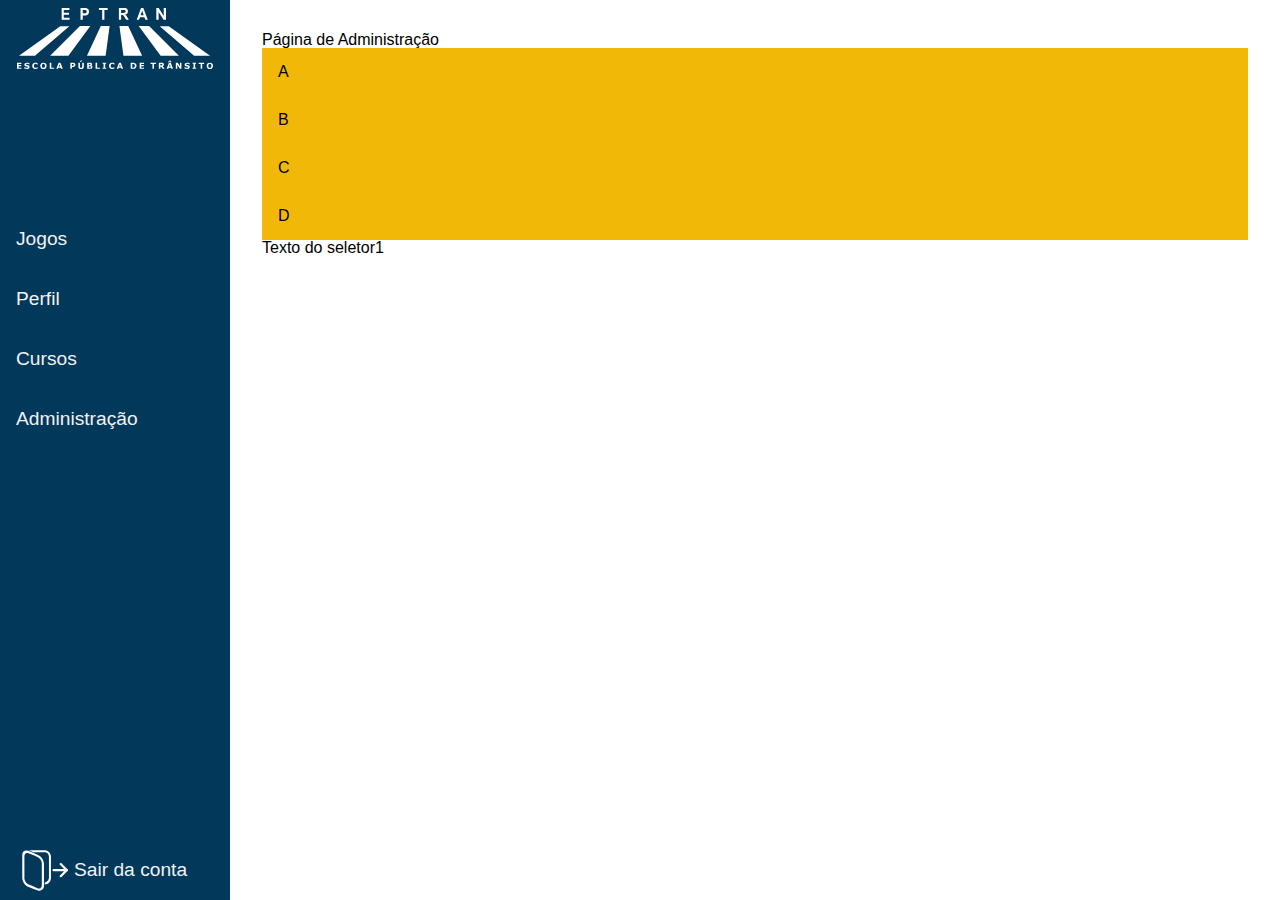
<file: adm.html>
<!DOCTYPE html>
<html lang="pt-br">

<head>
    <meta charset="UTF-8">
    <meta name="viewport" content="width=device-width, initial-scale=1.0">
    <link rel="stylesheet" href="styles.css">
    <link rel="stylesheet" href="styles/paginas/adm.css">
    <title>EPTRAN - ADM</title>
</head>

<body>
    <header class="fixador">
        <div class="header">
            <div class="menu__container">
                <input type="checkbox" class="header__menu-hamburger-botao" id="menu-hamburger-botao">
                <label class="header__menu__rotulo" for="menu-hamburger-botao">
                    <div class="icone header__icone-menu"></div>
                </label>
                <div class="header__menu-hamburger">
                    <a href="eptran.html" class="header__menu-hamburger__item">Pagina Principal</a>
                    <a href="login.html" class="header__menu-hamburger__item">Perfil</a>
                    <a href="categorias.html" class="header__menu-hamburger__item">Jogos</a>
                    <a href="categorias.html" class="header__menu-hamburger__item">Cursos</a>
                    <a href="adm.html" class="header__menu-hamburger__item">Administração</a>
                </div>
            </div>
            <a href="eptran.html" class="header__logo">
                <div class="logo"></div>
            </a>
            <div class="header__menu">
                <div>
                    <div class="header__menu__botoes">
                        <a href="categorias.html" class="header__botao">
                            <h2>Jogos</h2>
                        </a>
                        <a href="login.html" class="header__botao">
                            <h2>Perfil</h2>
                        </a>
                        <a href="categorias.html" class="header__botao">
                            <h2>Cursos</h2>
                        </a>
                        <a href="adm.html" class="header__botao">
                            <h2>Administração</h2>
                        </a>
                    </div>
                </div>
            </div>
            <div class="header__usuario">
                <input type="checkbox" class="header__menu-usuario-botao" id="menu-usuario">
                <label href="#" class="header__usuario" for="menu-usuario">
                </label>
                <div class="header__menu-usuario">
                    bom dia
                    <button class="botao-logout">
                        Sair da conta
                        <div class="icone botao-logout__icone"></div>
                    </button>
                </div>
            </div>
            <div class="secao-conta">
                <button class="botao-logout header__botao">
                    <div class="icone botao-logout__icone"></div>
                    <p>Sair da conta</p>
                </button>
            </div>
        </div>
    </header>

    <main class="corpo">
        <h1>Página de Administração</h1>

        <input id="seletor1" type="radio" name="seletores" checked="true">
        <label for="seletor1" class="selecao__seletor">A</label>
        <input id="seletor2" type="radio" name="seletores">
        <label for="seletor2" class="selecao__seletor">B</label>
        <input id="seletor3" type="radio" name="seletores">
        <label for="seletor3" class="selecao__seletor">C</label>
        <input id="seletor4" type="radio" name="seletores">
        <label for="seletor4" class="selecao__seletor">D</label>
        <section class="conteudo">
            <div class="subpagina" id="conteudo1">
                Texto do seletor1
            </div>
            <div class="subpagina" id="conteudo2">
                Texto do seletor2
            </div>
            <div class="subpagina" id="conteudo3">
                Texto do seletor3
            </div>
            <div class="subpagina" id="conteudo4">
                Texto do seletor4
            </div>
        </section>
    </main>

</body>

</html>
</file>
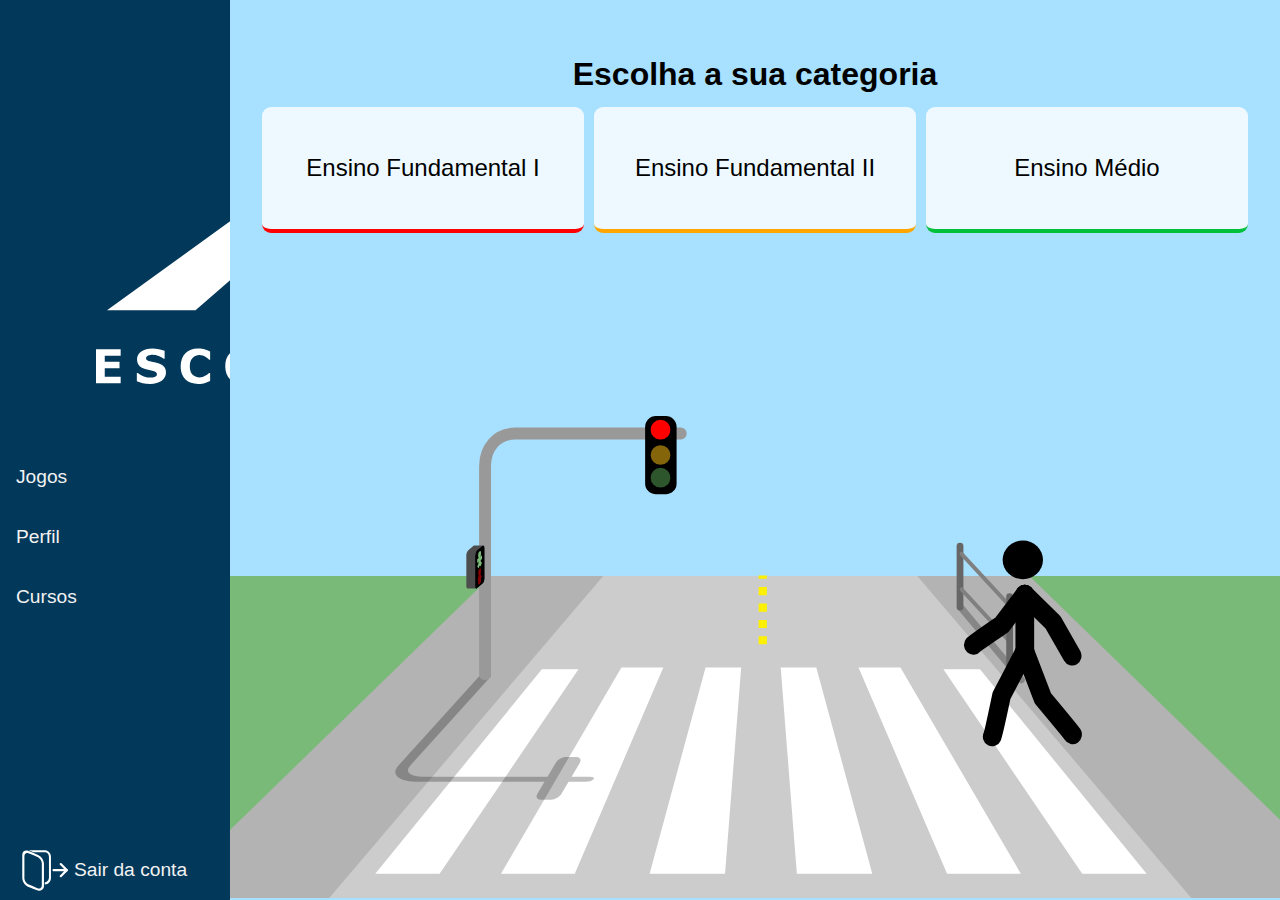
<file: categorias.html>
<!DOCTYPE html>
<html lang="pt-br">
<head>
    <meta charset="UTF-8">
    <meta name="viewport" content="width=device-width, initial-scale=1.0">
    <title>EPTRAN</title>
    <link rel="stylesheet" href="styles.css">
    <link rel="stylesheet" href="styles/paginas/categorias.css">
</head>
<body>
    <header class="header">
        <div class="menu__container">
            <input type="checkbox" class="header__menu-hamburger-botao" id="menu-hamburger-botao">
            <label class="header__menu__rotulo" for="menu-hamburger-botao">
                <div class="icone header__icone-menu"></div>
            </label>
            <div class="header__menu-hamburger">
                <a href="login.html" class="header__menu-hamburger__item">Autenticação</a>
                <a href="categorias.html" class="header__menu-hamburger__item">Categorias</a>
                <a href="contato.html" class="header__menu-hamburger__item">Contato</a>
                <a href="categorias.html" class="header__menu-hamburger__item">Cursos</a>
            </div>
        </div>
        <a href="eptran.html" class="header__logo">
            <div class="logo"></div>
        </a>
        <div class="header__menu">
            <div>
                <div class="header__menu__botoes">
                    <a href="categorias.html" class="header__botao">
                        <!-- <div class="icone botao-logout__icone"></div> -->
                        <h2>Jogos</h2>
                    </a>
                    <a href="login.html" class="header__botao">
                        <!-- <div class="icone botao-logout__icone"></div> -->
                        <h2>Perfil</h2>
                    </a>
                    <a href="categorias.html" class="header__botao">
                        <!-- <div class="icone botao-logout__icone"></div> -->
                        <h2>Cursos</h2>
                    </a>
                </div>
            </div>
        </div>
        <div class="header__usuario">
            <input type="checkbox" class="header__menu-usuario-botao" id="menu-usuario">
            <label href="#" class="header__usuario" for="menu-usuario">
            </label>
            <div class="header__menu-usuario">
                bom dia
                <button class="botao-logout">
                    Sair da conta
                    <div class="icone botao-logout__icone"></div>
                </button>
            </div>
        </div>
        <div class="secao-conta">
            <button class="botao-logout header__botao">
                <div class="icone botao-logout__icone"></div>
                <p>Sair da conta</p>
            </button>
        </div>
    </header>
    <main class="corpo">
        <section class="categorias">
            <h2>Escolha a sua categoria</h2>
            <div class="categorias__botoes">
                <a class="categorias__botoes__botao" id="infantil">     <h2>Ensino Fundamental I      </h2></a>
                <a href="Jogos/jogo_da_memoria/jogo_da_memoria.html" class="categorias__botoes__botao" id="fundamental">  <h2>Ensino Fundamental II     </h2></a>
                <a href="Jogos/ensino_medio0/Jogo_ensino_medio.html" class="categorias__botoes__botao" id="medio">        <h2>Ensino Médio           </h2></a>
            </div>
        </div>
    </main>
</body>
</html>
</file>
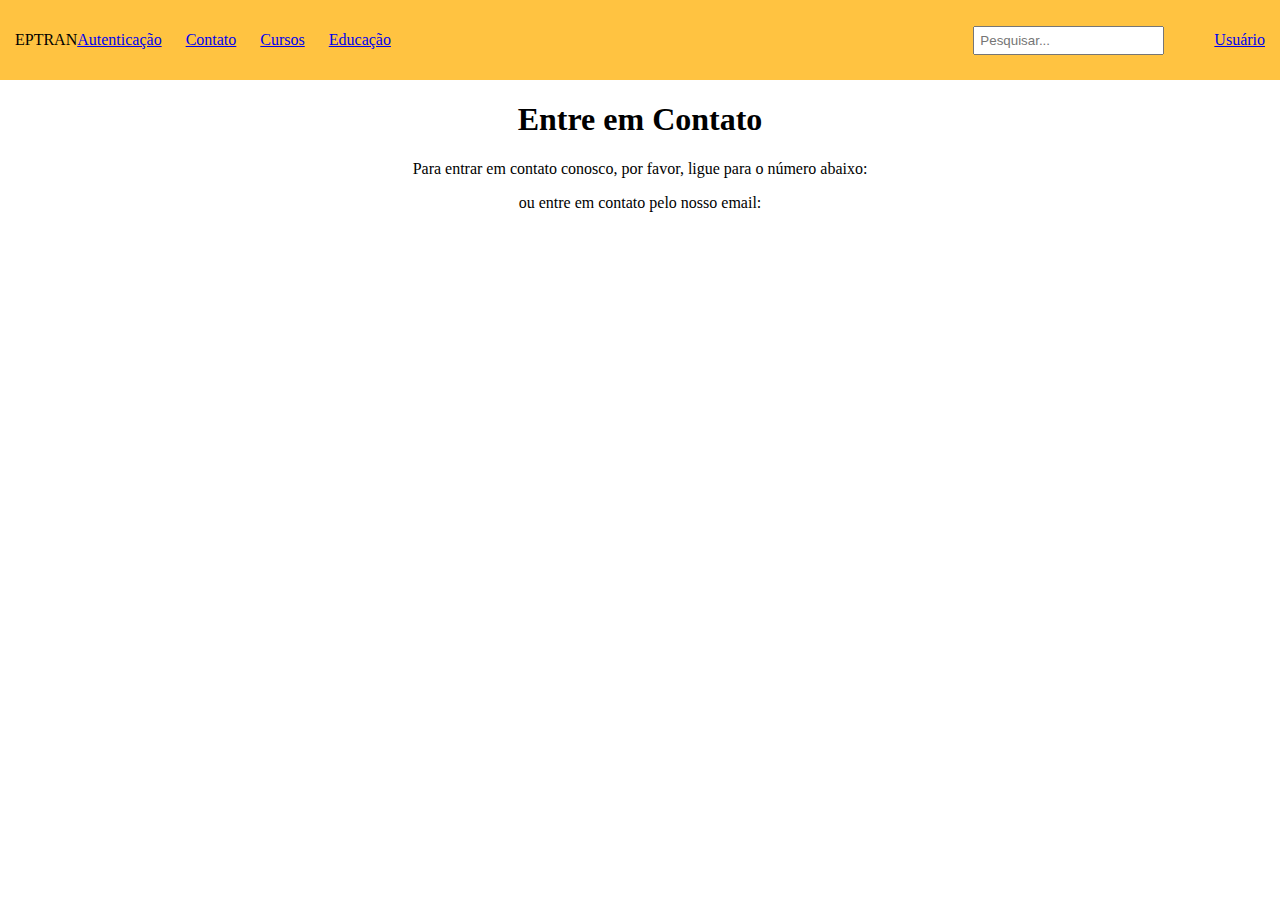
<file: contato.html>
<!DOCTYPE html>
<html lang="pt-br">
<head>
    <meta charset="UTF-8">
    <meta name="viewport" content="width=device-width, initial-scale=1.0">
    <title>Contato - EPTRAN</title>
    <link rel="stylesheet" href="contato.css">
</head>
<body>
    <div class="header-section">
        <header class="header">
            <div class="menu">
                <p>EPTRAN</p>
                <nav>
                    <ul>
                        <li><a href="#">Autenticação</a></li>
                        <li><a href="#">Contato</a></li>
                        <li><a href="#">Cursos</a></li>
                        <li><a href="#">Educação</a></li>
                    </ul>
                </nav>
            </div>
            <div class="search">
                <input type="text" placeholder="Pesquisar...">
                <ul> 
                    <a href="#">Usuário</a>
                </ul>
            </div>
        </header>
    </div>
   
    <div class="texto">
        <h1>Entre em Contato</h1>
            <p>Para entrar em contato conosco, por favor, ligue para o número abaixo:</p>
           <p> ou entre em contato pelo nosso email: </p>
        </div>
        </div>
    </div>
</body>
</html>
</file>
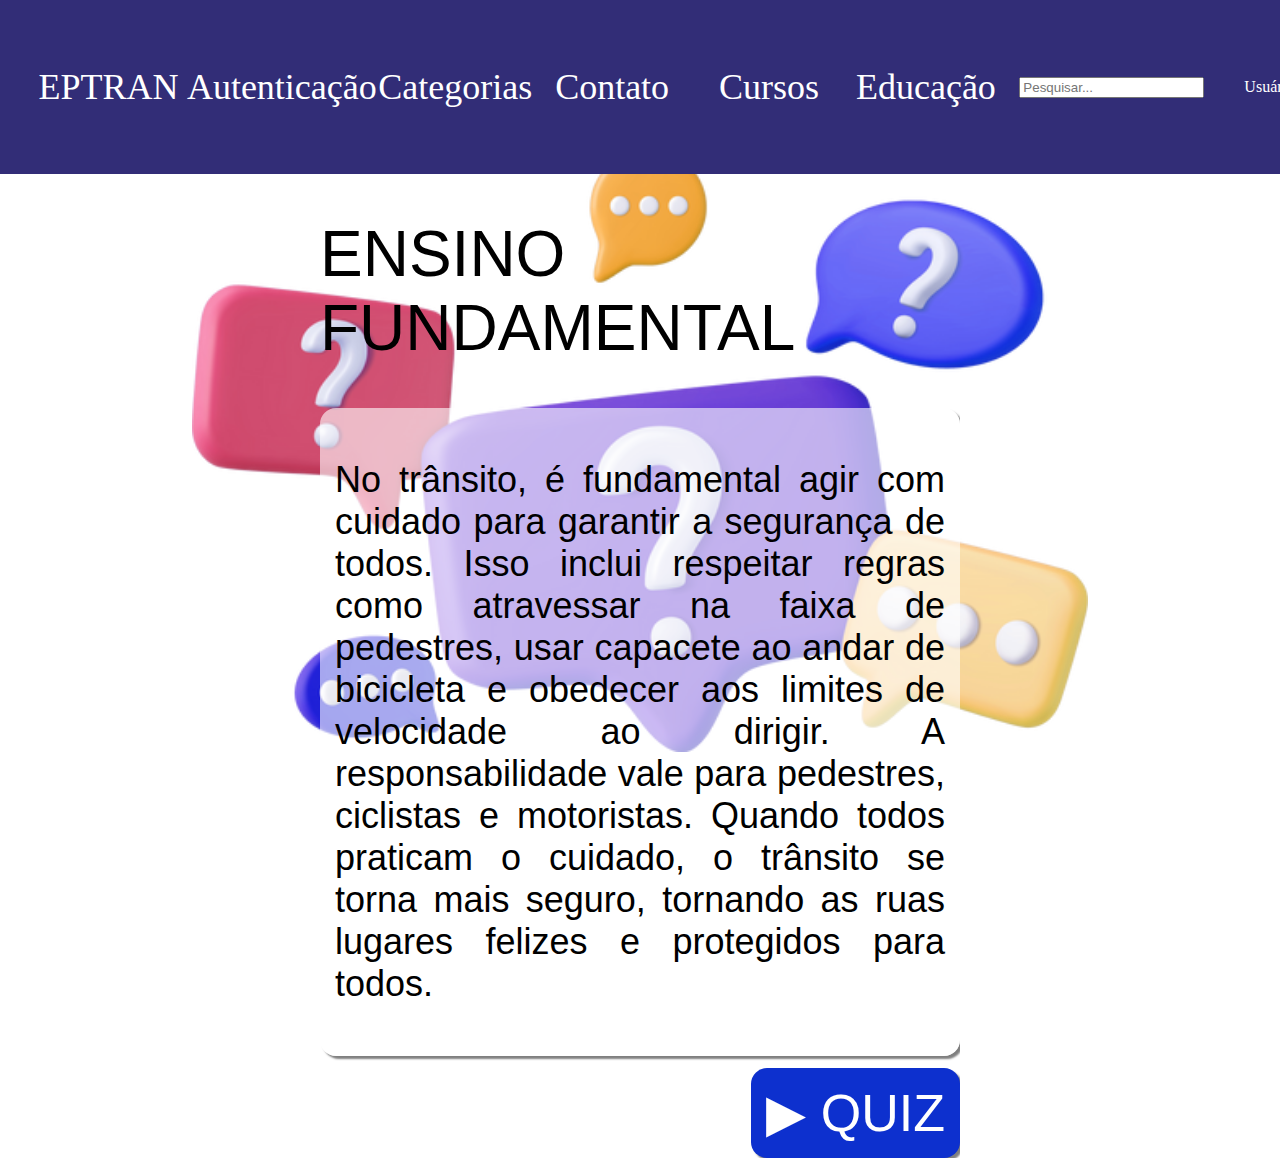
<file: fundamental.html>
<!DOCTYPE html>
<html lang="pt-br">
<head>
    <meta charset="UTF-8">
    <meta name="viewport" content="width=device-width, initial-scale=1.0">
    <title>EPTRAN</title>
    <link rel="stylesheet" href="style.css">
    <link rel="stylesheet" href="fundamental.css">
</head>
<body id="quizBg">
    <header class="header">
        <div class="menu">
            <a href="eptran.html" class="botaoCabecalho">           <p>EPTRAN</p></a>
            <a href="login.html" class="botaoCabecalho">            <p>Autenticação</p></a>
            <a href="categorias.html" class="botaoCabecalho">       <p>Categorias</p></a>
            <a href="contato.html" class="botaoCabecalho">          <p>Contato</p></a>
            <a href="http://example.com" class="botaoCabecalho">    <p>Cursos</p></a>
            <a href="http://example.com" class="botaoCabecalho">    <p>Educação</p></a>
        </div>
        <div class="pesquisa">
            <input type="text" placeholder="Pesquisar...">
            <ul> 
                <a href="#">Usuário</a>
            </ul>
        </div>
    </header>
    <main>
        <div style="display: flex; justify-content: center;">
            <h1>ENSINO FUNDAMENTAL</h1>
        </div>

        <article class="quadro_transparente justify"><p>No trânsito, é fundamental agir com cuidado para garantir a segurança de todos. Isso inclui respeitar regras como atravessar na faixa de pedestres, usar capacete ao andar de bicicleta e obedecer aos limites de velocidade ao dirigir. A responsabilidade vale para pedestres, ciclistas e motoristas. Quando todos praticam o cuidado, o trânsito se torna mais seguro, tornando as ruas lugares felizes e protegidos para todos.</p>
        </article>
        <div style="display: flex; justify-content: right;">
        <button id="botao_quiz">▶ QUIZ</button>
    </div>
    </main>
</body>
</html>
</file>
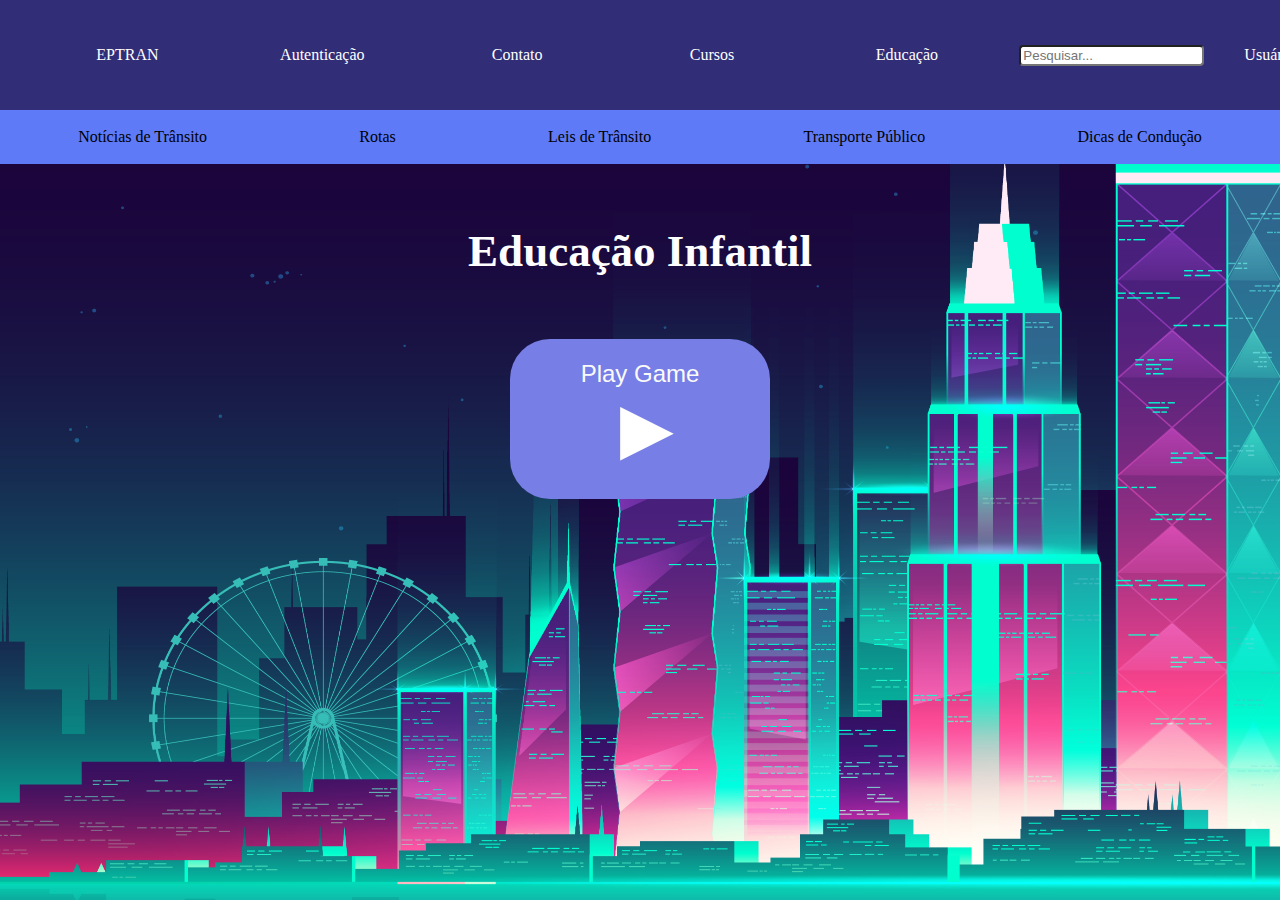
<file: infantil.html>
<!DOCTYPE html>
<html lang="en">
<head>
    <meta charset="UTF-8">
    <meta name="viewport" contenat="width=device-width, initial-scale=1.0">
    <title>EPTRAN</title>
    <link rel="stylesheet" href="style.css">
    <link rel="stylesheet" href="infantil.css">
</head>
<body>
  

    <div class="header1">
        <header class="header">
            <div class="menu">
                <p class="botaoCabecalho">EPTRAN</p>
                <a href="login.html" class="botaoCabecalho">Autenticação</a>
                <a href="contato.html" class="botaoCabecalho"><p>Contato</p></a>
                <a href="http://example.com" class="botaoCabecalho"><p>Cursos</p></a>
                <a href="http://example.com" class="botaoCabecalho"><p>Educação</p></a>
            </div>
            <div class="pesquisa">
                <input class="barraPesquisa" type="text" placeholder="Pesquisar...">
                <ul> 
                    <a href="#" class="fotoPerfil">Usuário</a>
                </ul>
            </div>
        </header>
        <div class="sub-header">
            <p>Notícias de Trânsito</p>
            <p>Rotas</p>
            <p>Leis de Trânsito</p>
            <p>Transporte Público</p>
            <p>Dicas de Condução</p>
        </div>
    </div>
    <div class="text">
    <h2> Educação Infantil <h2>
</div>
<div class="retangulo">
    <p class="play-game">Play Game</p>
    <div class="triangulo">
    <p>▶</p>
</div>
</div>

</body>
</html>
</file>
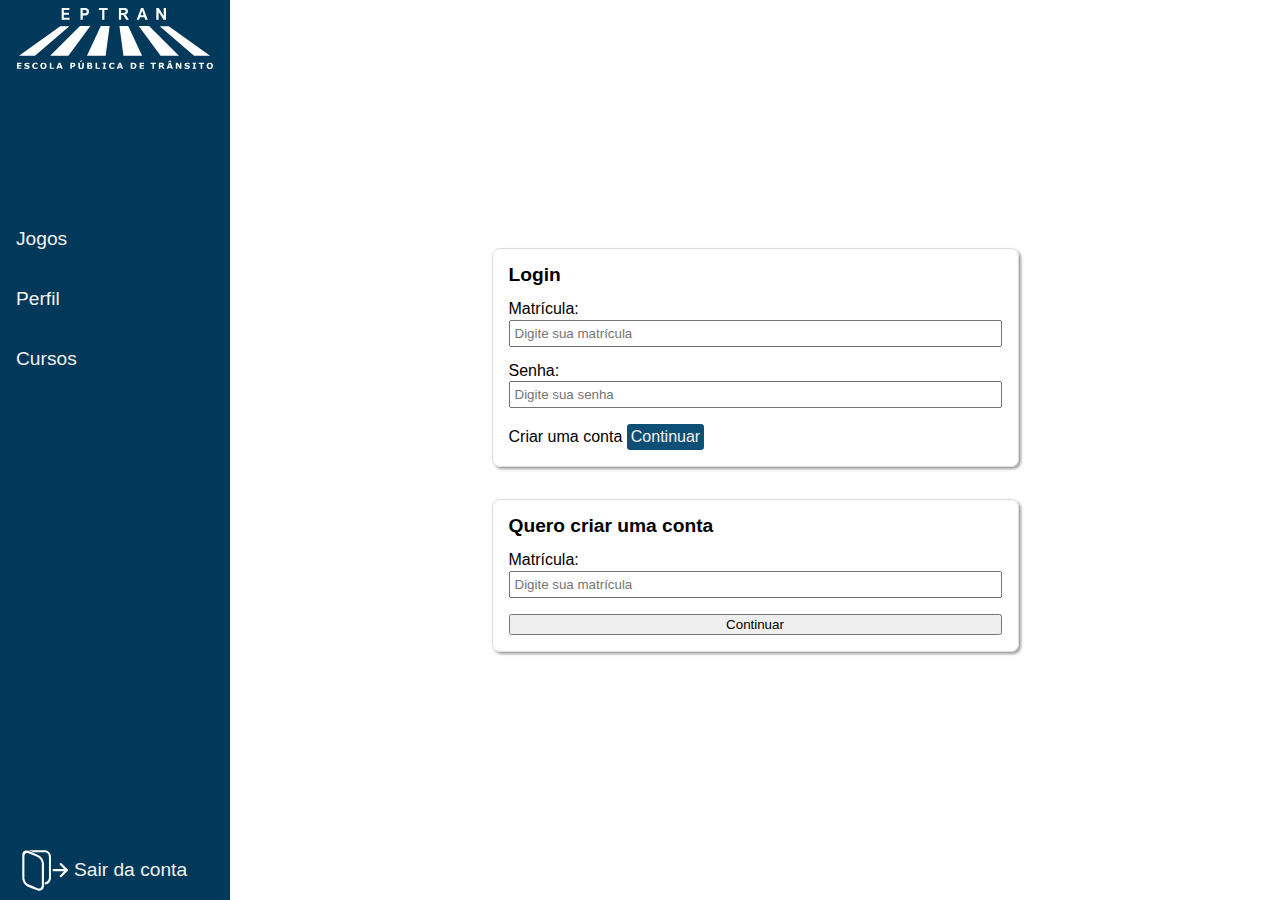
<file: login.html>
<!DOCTYPE html>
<html lang="pt-br">
<head>
    <meta charset="UTF-8">
    <meta name="viewport" content="width=device-width, initial-scale=1.0">
    <title>Document</title>
    <link rel="stylesheet" href="styles.css">
    <link rel="stylesheet" href="styles/paginas/login.css">
</head>
<body>
    <header class="fixador">
        <div class="header">
        <div class="menu__container">
            <input type="checkbox" class="header__menu-hamburger-botao" id="menu-hamburger-botao">
            <label class="header__menu__rotulo" for="menu-hamburger-botao">
                <div class="icone header__icone-menu"></div>
            </label>
            <div class="header__menu-hamburger">
                <a href="login.html" class="header__menu-hamburger__item">Autenticação</a>
                <a href="categorias.html" class="header__menu-hamburger__item">Categorias</a>
                <a href="contato.html" class="header__menu-hamburger__item">Contato</a>
                <a href="categorias.html" class="header__menu-hamburger__item">Cursos</a>
            </div>
        </div>
        <a href="eptran.html" class="header__logo">
            <div class="logo"></div>
        </a>
        <div class="header__menu">
            <div>
                <div class="header__menu__botoes">
                    <a href="categorias.html" class="header__botao">
                        <!-- <div class="icone botao-logout__icone"></div> -->
                        <h2>Jogos</h2>
                    </a>
                    <a href="login.html" class="header__botao">
                        <!-- <div class="icone botao-logout__icone"></div> -->
                        <h2>Perfil</h2>
                    </a>
                    <a href="categorias.html" class="header__botao">
                        <!-- <div class="icone botao-logout__icone"></div> -->
                        <h2>Cursos</h2>
                    </a>
                </div>
            </div>
        </div>
        <div class="header__usuario">
            <input type="checkbox" class="header__menu-usuario-botao" id="menu-usuario">
            <label href="#" class="header__usuario" for="menu-usuario">
            </label>
            <div class="header__menu-usuario">
                bom dia
                <button class="botao-logout">
                    Sair da conta
                    <div class="icone botao-logout__icone"></div>
                </button>
            </div>
        </div>
        <div class="secao-conta">
            <button class="botao-logout header__botao">
                <div class="icone botao-logout__icone"></div>
                <p>Sair da conta</p>
            </button>
        </div>
    </div>
    </header>

    <main class="corpo">
        <section class="entrar">
            <div class="login caixa">
                <h2>Login</h2>
                <div class="campo">
                    <label class="nome-campo" for="matricula">Matrícula:</label>
                    <input class="campo__input" type="text" id="matricula" placeholder="Digite sua matrícula">
                </div>
                <div class="campo">
                    <label for="senha">Senha:</label>
                    <input class="campo__input" type="password" id="senha" placeholder="Digite sua senha">
                </div>
                <div class="rodape">
                    <label for="">Criar uma conta</label>
                    <button>Continuar</button>
                </div>
            </div>

            <div class="cadastro caixa">
                <h2>Quero criar uma conta</h2>
                <div class="campo">
                    <label for="matricula-create">Matrícula:</label>
                    <input class="campo__input" type="text" id="matricula-create" placeholder="Digite sua matrícula">
                </div>
                <button>Continuar</button>
            </div>
        </section>
    </main>
</body>
</html>
</file>
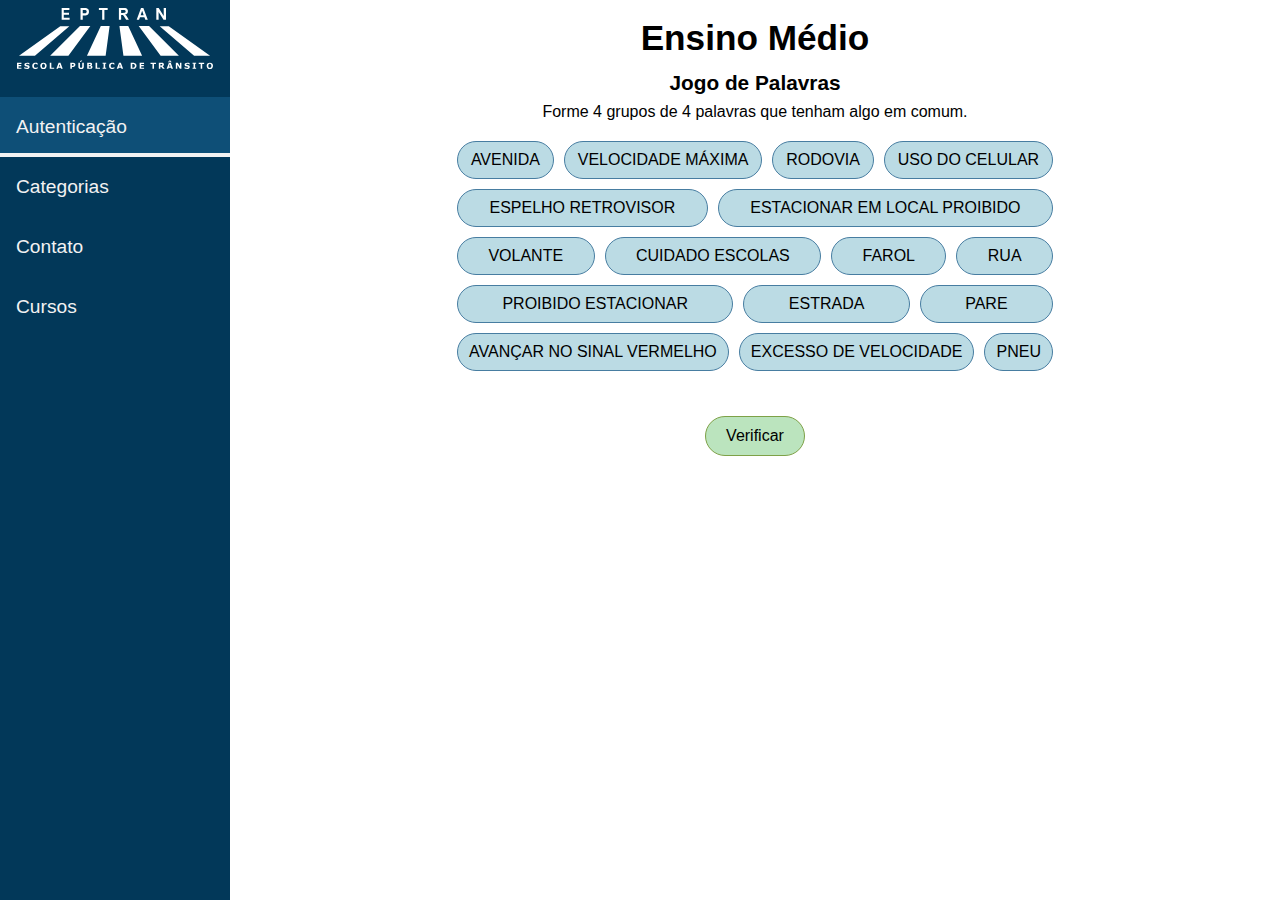
<file: Jogos/ensino_medio0/Jogo_ensino_medio.html>
<!DOCTYPE html>
<html lang="pt">
<head>
    <meta charset="UTF-8">
    <meta name="viewport" content="width=device-width, initial-scale=1.0">
    <title>Jogo de Palavras</title>
    <link rel="stylesheet" href="../../styles.css">
    <link rel="stylesheet" href="ensino_medio_jogo.css">
</head>
<body>
    <header class="fixador">
        <div class="header">
            <div class="menu__container">
                <input type="checkbox" class="header__menu-hamburger-botao" id="menu-hamburger-botao">
                <label class="header__menu__rotulo" for="menu-hamburger-botao">
                    <div class="icone header__icone-menu"></div>
                </label>
                <ul class="header__menu-hamburger">
                    <a href="../../login.html" class="header__menu-hamburger__item">Autenticação</a>
                    <a href="../../categorias.html" class="header__menu-hamburger__item">Categorias</a>
                    <a href="../../contato.html" class="header__menu-hamburger__item">Contato</a>
                    <a href="../../categorias.html" class="header__menu-hamburger__item">Cursos</a>
                </ul>
            </div>
            <div class="header__menu">
                <a href="../../eptran.html" class="header__logo">
                    <div class="logo"></div>
                </a>
                <div class="header__menu__botoes">
                    <a href="../../login.html" class="header__botao header__botao-desta-pagina">
                        <h2>Autenticação</h2>
                    </a>
                    <a href="../../categorias.html" class="header__botao">
                        <h2>Categorias</h2>
                    </a>
                    <a href="../../contato.html" class="header__botao">
                        <h2>Contato</h2>
                    </a>
                    <a href="../../categorias.html" class="header__botao">
                        <h2>Cursos</h2>
                    </a>
                </div>
            </div>
            <div class="header__direita">
                <input type="checkbox" class="header__menu-usuario-botao" id="menu-usuario">
                <label href="#" class="header__usuario" for="menu-usuario">
                </label>
                <div class="header__menu-usuario">
                    bom dia
                    <button class="botao-logout">
                        Sair da conta
                        <div class="icone botao-logout__icone"></div>
                    </button>
                </div>
            </div>
        </div>
    </header>
    <main class="corpo">
        
        <h1 class="titulo">Ensino Médio</h1>
        <h2 class="nome-do-jogo">Jogo de Palavras</h2>
        <p>Forme 4 grupos de 4 palavras que tenham algo em comum.</p>
        <div id="words-container">
            <div class="word">AVENIDA</div>
            <div class="word">VELOCIDADE MÁXIMA</div>
            <div class="word">RODOVIA</div>
            <div class="word">USO DO CELULAR</div>
            <div class="word">ESPELHO RETROVISOR</div>
            <div class="word">ESTACIONAR EM LOCAL PROIBIDO</div>
            <div class="word">VOLANTE</div>
            <div class="word">CUIDADO ESCOLAS</div>
            <div class="word">FAROL</div>
            <div class="word">RUA</div>
            <div class="word">PROIBIDO ESTACIONAR</div>
            <div class="word">ESTRADA</div>
            <div class="word">PARE</div>
            <div class="word">AVANÇAR NO SINAL VERMELHO</div>
            <div class="word">EXCESSO DE VELOCIDADE</div>
            <div class="word">PNEU</div>
        </div>
        <div id="result"></div>
        <div id="action-buttons">
            <button id="check-button">Verificar</button>
        </div>
        <div id="groups-container"></div>
        <script src="jogo_ensino_medio.js"></script>
    </main>
</body>
</html>
</file>
<file: styles/paginas/adm.css>
h1{
    font-size: 1em;
}

.selecao{
    display: flex;
    width: 100%;
}
/* 
input[name="seletores"]{
    display: none;
} */

.selecao__seletor{
    grid-area: "seletor";
    position: relative;
    display: flex;
    align-items: center;

    padding: 1em;
    
    background-color: var(--amarelo);
}

input[name="seletores"]{
    display: none;
}

.subpagina{
    display: none;
    width: 100%;
}

#seletor1:checked ~ section #conteudo1,
#seletor2:checked ~ section #conteudo2,
#seletor3:checked ~ section #conteudo3,
#seletor4:checked ~ section #conteudo4{
    display: block;
}
</file>
<file: styles/paginas/categorias.css>
body {
    height: 100vh;
    width: 100vw;
}
main{
    background: url('../../img/backgrounds/desenho-pagina-principal.svg') no-repeat;
    background-size: calc(150% - 50vw);
    background-position: center bottom calc(min(45vh - 35vw, 0px));
    object-fit: scale-down;
    background-color: rgb(168, 224, 255);
}
.categorias{
    margin-top: 2vw;
}
.categorias>h2{
    text-align: center;
    font-weight: bold;
    font-size: 2em;
}
.categorias__botoes {
    width: 100%;
    display: flex;
    flex-direction: column;
    margin-top: .1em;
    gap: .5em;
    padding-top: 1em;
}
.categorias__botoes__botao>h2{
    font-size: 1.5em;
}
.categorias__botoes__botao{
    text-decoration: none;
    color: var(--preto-texto);

    display: flex;
    justify-content: center;
    align-items: center;
    
    height: 10vh;
    text-align: center;
    padding: 1em;
    background: rgba(255,255,255,.8);
    border-radius: 9px;
}

#infantil:not(:active){
    border-bottom: 4px solid red;
}

#fundamental:not(:active){
    border-bottom: 4px solid orange;
}

#medio:not(:active){
    border-bottom: 4px solid rgb(1, 192, 58);
}

.categorias__botoes__botao:active{
    border: none;
    border-top: 4px solid rgb(183, 183, 183);
}
    
@media screen and (min-width : 700px) {
    .categorias__botoes{
        flex-direction: row;
        gap: 1%;
    }
    .categorias__botoes__botao{
        width: 100%;
    }
}


@media screen and (min-width : 900px) {
    main{
        background-size: calc(115% - 10vw);
        background-position: center bottom calc(min(45vh - 30vw, 0px));
    }
}
</file>
<file: contato.css>
body {
    margin: 0;
    padding: 0;
}

.header-section {
    background-color: rgb(255, 195, 65);
}

.content-wrapper {
    display: flex;
    justify-content: center;
    padding: 20px;
}

.content-section {
    max-width: 800px; 
}

.header {
    padding: 15px;
    display: flex;
    justify-content: space-between;
    align-items: center;
}

.menu {
    display: flex;
    align-items: center;
}

.menu ul {
    list-style-type: none;
    padding: 0;
    margin: 0;
}

.menu ul li {
    display: inline;
    margin-right: 20px;
}

.search {
    display: flex;
    align-items: center;
}

.search input[type="text"] {
    padding: 5px;
    margin-right: 10px;
}

.search input[type="submit"] {
    padding: 5px 10px;
    background-color: rgb(255, 195, 65);
    border: none;
    color: white;
    cursor: pointer;
}

.search input[type="submit"]:hover {
    background-color: rgb(238, 176, 17);
}

.brand {
    font-size: 24px;
    font-weight: bold;
}

form input[type="text"],
form input[type="email"],
form textarea {
    width: 100%;
    padding: 8px;
    margin-bottom: 10px;
    border: 1px solid #ccc;
    border-radius: 4px;
    box-sizing: border-box;
}

form textarea {
    resize: vertical;
}

.texto{
    text-align: center;
}
</file>
<file: style.css>
.fotoPerfil{
    background-image: url('fotoPerfil.png'); 
}

body {
    margin: 0;
    padding: 0;
    width: 100vw;
    overflow: hidden;
}

main {
    overflow-y: scroll;
}

.header-section {
    background-color: rgb(255, 195, 65);
}

.content-wrapper {
    display: flex;
    justify-content: center;
    padding: 20px;
}

header {
    background-color: rgb(50, 45, 119);
    color: white;
    padding: 15px;
    display: flex;
    justify-content: center;
    align-items: center;
    width: 100%;
    height: 100%;
}

.content-section {
    max-width: 800px; 
}

.search {
    display: flex;
    align-items: center;
}

.search input[type="text"] {
    padding: 5px;
    margin-right: 10px;
}

.search input[type="submit"] {
    padding: 5px 10px;
    background-color: rgb(255, 195, 65);
    border: none;
    color: white;
    cursor: pointer;
}

.search input[type="submit"]:hover {
    background-color: rgb(238, 176, 17);
}

.brand {
    font-size: 24px;
    font-weight: bold;
}
.botaoCabecalho{
    width: 100%;
    height: 100%;
    align-items: center;
    text-align: center;
}

form input[type="text"],
form input[type="email"],
form textarea {
    width: 100%;
    padding: 8px;
    margin-bottom: 10px;
    border: 1px solid #ccc;
    border-radius: 4px;
    box-sizing: border-box;
}

form textarea {
    resize: vertical;
}

.texto{
    text-align: center;
    min-width: 50%;
}

.main-content {
    display: flex;
    
    margin-top: 20px;
}

.imagem {
    max-width: 100%;
    height: auto;
}

.texto {
    margin-top: 0;
    padding: 20px;
    font-size: 33px;
    text-align: justify;
}


a {
    color: inherit;
    text-decoration: none;
}

.sessao {
    padding: 10px;
}

.menu {
    color: inherit;
    display: flex;
    align-items: center;
    justify-content: space-around;
    width: 100%;
    height: 100%;
    padding: 15px;
}

.pesquisa{
    color: inherit;
    display: flex;
    align-items: center;
}
.barraPesquisa{
    border-radius: 4px;
}

.menu ul {
    list-style-type: none;
    padding: 0;
    margin: 0;
}

.menu ul li {
    display: inline;
    margin-right: 20px;
}
.sub-header {
    background-color: rgb(94, 122, 247);
    color: wi;
    padding: 2px;
    display: flex;
    justify-content: space-around;
    align-items: center;
}


.login-section,
.create-account-section {
    width: 50%;
    float: center;
    padding: 20px;
    margin: auto;
}

.login-box {
    background-color: #f9f9f9;
    padding: 20px;
    border-radius: 5px;
    box-shadow: 0 0 10px rgba(0, 0, 0, 0.1);
    align-items: center;
}

.login-box h2,
.create-account-section h2 {
    text-align: center;
}

.input-field {
    margin-bottom: 15px;
}

.input-field label {
    display: block;
}

.input-field input {
    width: 100%;
    padding: 10px;
    border: 1px solid #ccc;
    border-radius: 5px;
}

.button {
    background-color: yellow;
    color: black;
    padding: 10px 20px;
    border: none;
    border-radius: 5px;
    cursor: pointer;
    display: block;
    margin: auto;
}

#quizBg{
    background-image: url('IMG/quiz.jpg');
}
</file>
<file: fundamental.css>
html {
    width: 100vw;
}

body {
    margin: 0;
    padding: 0;
    background-image: url('quiz.jpg'); 
    background-size: 70% auto;
    background-position: center;
    background-repeat: no-repeat;
    background-attachment: fixed; 
    color: white;
}

:root{
    --shadowColor : 585858;
}

main{
    width: 50%;
    margin: auto;
}
h1 {
    font-size: 64px;
}
p {
    font-size: 36px;
}
main h1, main p{
    color: black;
    font-family: Arial, Helvetica, sans-serif;
    font-weight: 100;
}

.justify{
    text-align: justify;
}

.quadro_transparente{
    background: rgba(255, 255, 255, 0.6);
    box-shadow: 3px 3px 2px rgba(0, 0, 0, 0.5);
    padding: 15px;
    border-radius: 16px;
}

#botao_quiz{
    border: none;
    box-shadow: 3px 3px 2px rgba(0, 0, 0, 0.5);
    border-radius: 16px;
    font-size: 52px;
    background-color: rgb(13, 48, 206);
    color: white;
    margin-top: 12px;
    padding: 15px;
}

#quizBg{
    background-image: url('img/quiz.jpg');
}



.header1 {
    background-color: rgb(50, 45, 119);
}

.sessao {
    padding: 10px;
}

.header {
    padding: 15px;
    display: flex;
    justify-content: space-between;
    align-items: center;
}

.menu {
    color: white;
    display: flex;
    align-items: center;
    justify-content: center;
}

.link a {
    color: white;
    text-decoration: none;
}

.menu ul {
    list-style-type: none;
    padding: 0;
    margin: 0;
}

.menu ul li {
    display: inline;
    margin-right: 20px;
}

.search {
    display: flex;
    align-items: center;
}

.search input[type="text"] {
    padding: 5px;
    margin-right: 10px;
}
</file>
<file: infantil.css>
body {
 
    background-image: url('3090612_2079.jpg');
    background-size: flex;
    background-size: 1900px 1000px;
    background-repeat: no-repeat;
}
.text{
    color: rgb(255, 254, 254);
    align-items: center;
    height: 100px; 
    margin: auto; 
    width: 100px; 
    font-size: 30px;
    display: contents;
    text-align: center; 
    line-height: 100px; 
}

.retangulo {
    background-color: rgb(119, 126, 230); 
    width: 260px; 
    height: 160px; 
    text-align: center;
    line-height: 90px; 
    margin: 0 auto; 
    border-radius: 40px; 
    position: relative; 
}

.play-game {
    color: rgb(250, 250, 250); 
    font-family: Arial, Helvetica, sans-serif; 
    font-size: 24px; 
    position: relative; 
    top: -10px; 
}

.triangulo {
    font-family: Impact, Haettenschweiler, 'Arial Narrow Bold', sans-serif;
    position: absolute;
    top: 40%;
    left: 50%;
    transform: translate(-50%, -50%);
    width: 40px; 
    height: 40px; 
    text-align: center; 
}

.triangulo p {
    color: white; 
    font-size: 70px; 
    margin: 0; 
}
</file>
<file: styles/paginas/login.css>
.corpo {
    overflow-x: scroll;
    display: flex;
    flex-direction: column;
}

.caixa {
    margin: 1em auto;
    padding: 1em;
    width: 50%;
    border-radius: .5em;
    border: 1px solid #dddddd;
    box-shadow: 2px 2px 3px rgb(156, 156, 156);

    display: flex;
    flex-direction: column;

    gap: 1em;
}

.caixa>h2{
    font-size: 1.2em;
    font-weight: bold;
}

.campo{
    display: flex;
    flex-direction: column;

    gap: .1rem;
}

.campo__input {
    margin-top: .1em;
    padding: .3em;
    display: block;
}

.rodape>button{
    background-color: var(--azul-claro);
    color: var(--branco-texto);
    border-radius: .2em;
    border: none;
    padding: .25em;
    font-size: 1em;
    align-self: flex-end;
    width: auto;
}

.caixa>button:hover{
    background-color: var(--azul-extra-claro);
}

.entrar {
    height: 100%;
    display: flex;
    flex-direction: column;
    align-items: center;
    justify-content: center;
}
</file>
<file: Jogos/ensino_medio0/ensino_medio_jogo.css>
.corpo {
    font-family: Arial, sans-serif;
    display: flex;
    flex-direction: column;
    align-items: center;
    margin: 0;
    padding: 20px;
}

.titulo{
    font-weight: bold;
    font-size: 2.2em;
    margin-bottom: .5em;
}
main h2 {
    font-weight: bold;
    font-size: 1.3em;
    margin-bottom: .5em;
}


#words-container {
    margin-top: 1em;
    display: flex;
    flex-wrap: wrap;
    margin-bottom: 20px;
    justify-content: space-around;
}


.word {
    text-align: center;
    flex: 1 0 auto;
    background-color: #bbdbe4;
    border: 1px solid #477da1;
    padding: 10px;
    margin: 5px;
    cursor: pointer;
    user-select: none;
    border-radius: 20px;
}


.selected {
    background-color: #d0e0ff;
}


#groups-container {
    display: flex;
    flex-direction: column;
    width: 80%;
    justify-content: center;
}


.group {
    border: 2px solid #ccc;
    border-radius: 5px;
    padding: 20px;
    margin: 20px;
    background-color: #f9f9f9;
}


.group.correct {
    background-color: #c8e6c9;
}

.group h2 {
    margin: 0 0 10px 0;
}


#result {
    font-size: 1.2em;
    font-weight: bold;
}


#action-buttons {
    margin-top: 20px;
    display: flex;
    gap: 10px;
}

button {
    padding: 10px 20px;
    font-size: 1em;
    border-radius: 100px;
    background-color: #bbe4be;
    border: 1px solid #7ea147;
}

.resposta_errada{
    background-color: #ee5c5c;
    border: 2px solid #c54a4a;
    border-radius: 10px;
    padding: .5em;
    margin: 10px;
}

@media screen and (min-width : 650px) {
    #words-container {
        width: 60%;
    }
}
</file>
<file: styles.css>
@import url('reset.css');
@import url('styles/header.css');
@import url('styles/footer.css');
@import url('styles/paleta.css');

*{
    font-family: Arial, Helvetica, sans-serif;
}

body{
    overflow: hidden;
}

.corpo{
    padding: 2rem 2rem;
}

main {
    overflow-x: hidden;
    overflow-y: scroll;
}

p{
    font-size: inherit;
    font-weight: inherit;
}
</file>
